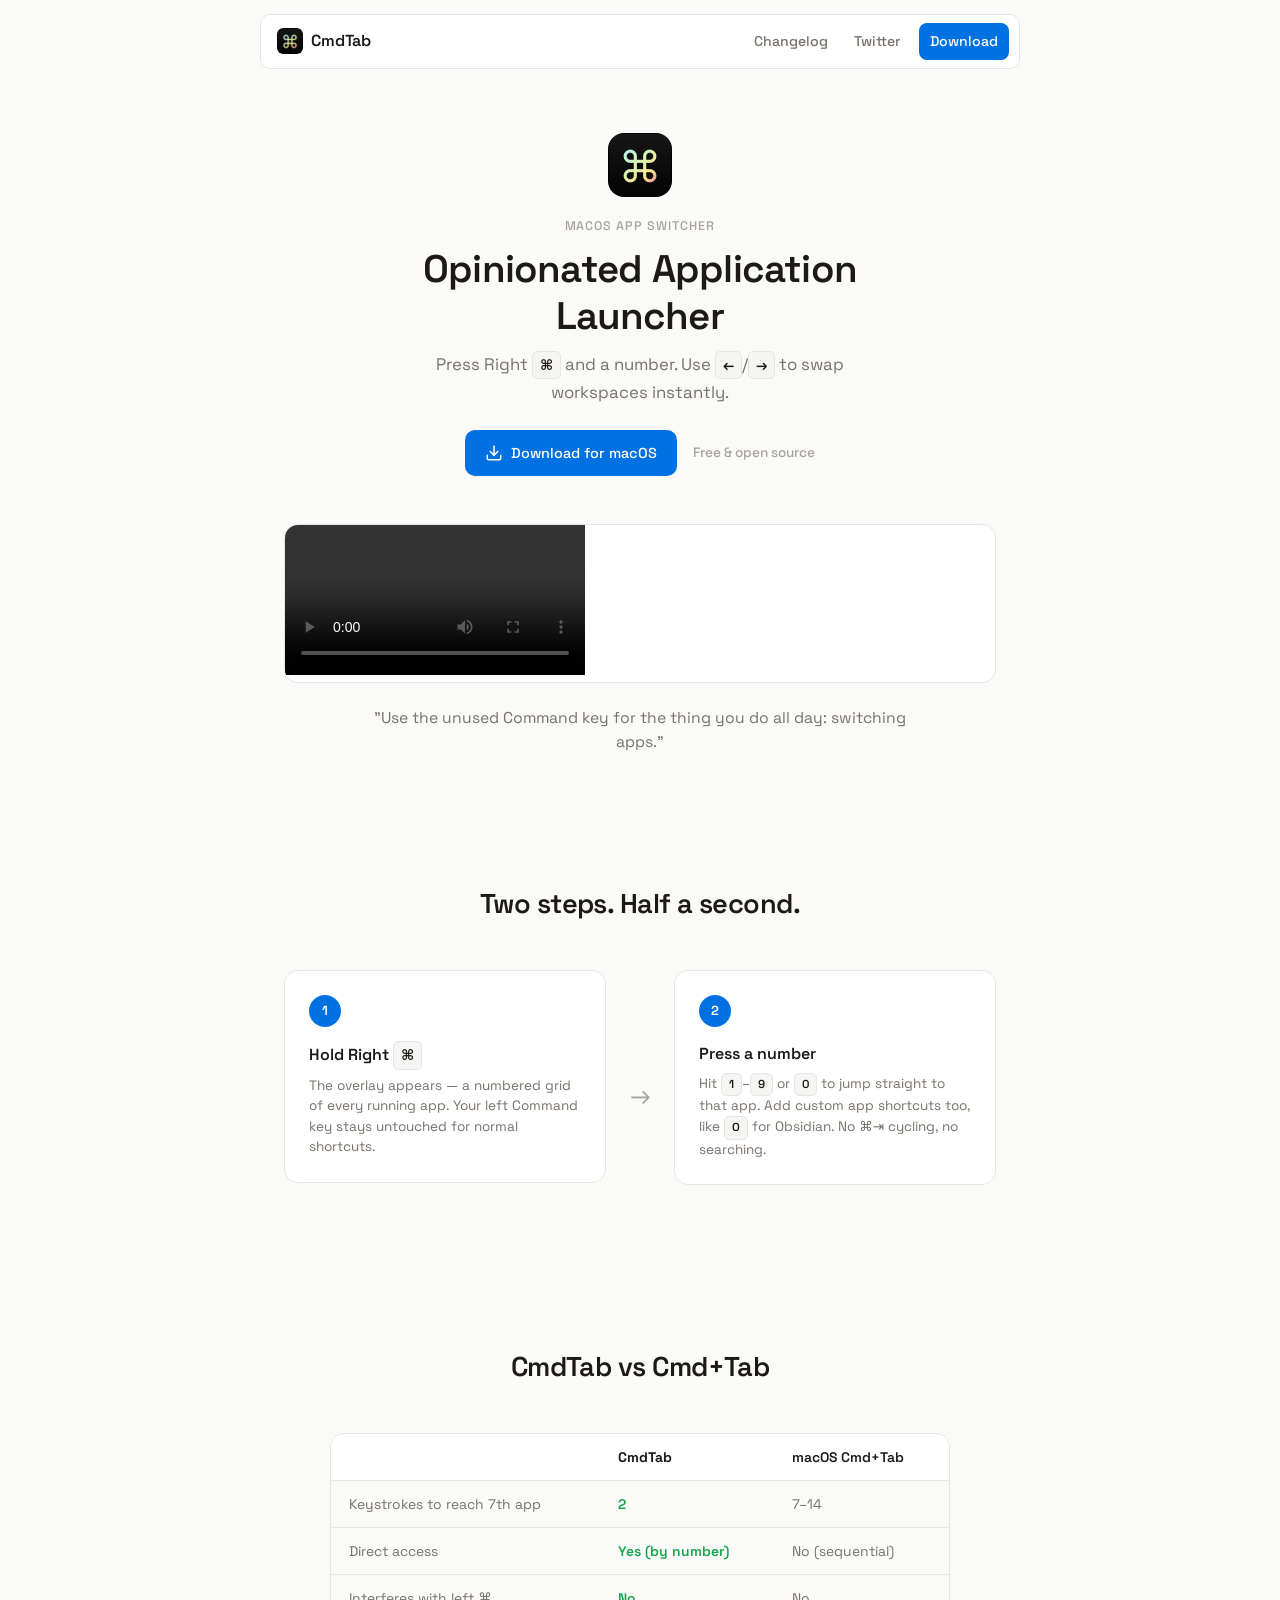
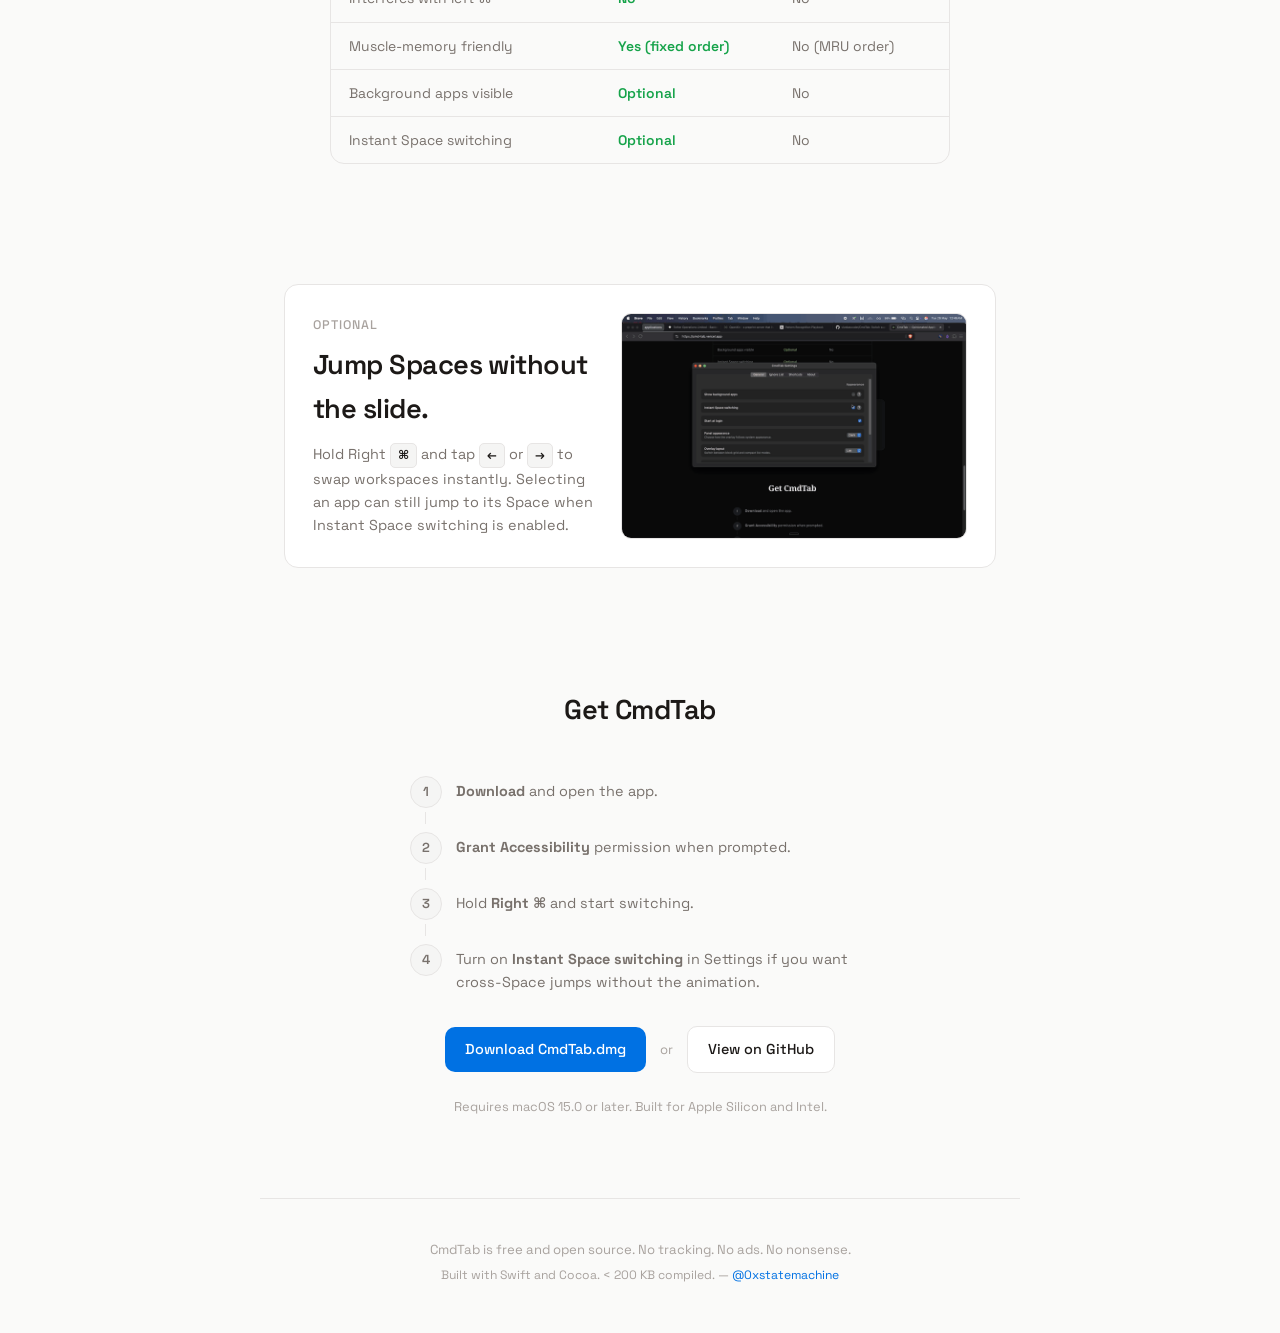
<file: LP/index.html>
<!DOCTYPE html>
<html lang="en" class="scroll-smooth">
<head>
  <meta charset="UTF-8" />
  <meta name="viewport" content="width=device-width, initial-scale=1.0" />
  <title>CmdTab — Opinionated Application Launcher for macOS</title>
  <meta name="description" content="Press Right ⌘ and a number to jump straight to any app. No ⌘⇥ cycling, no searching. Built for focus." />
  <link rel="icon" type="image/png" href="app-icon.png" />
  <link rel="apple-touch-icon" href="app-icon.png" />
  <link rel="preconnect" href="https://fonts.googleapis.com" />
  <link rel="preconnect" href="https://fonts.gstatic.com" crossorigin />
  <link href="https://fonts.googleapis.com/css2?family=Space+Grotesk:wght@300;400;500;600;700&display=swap" rel="stylesheet" />
  <link rel="stylesheet" href="https://cdn.plyr.io/3.7.8/plyr.css" />
  <link rel="stylesheet" href="styles.css" />
</head>
<body>

<nav class="site-nav" aria-label="Primary navigation">
  <a class="nav-brand" href="#top" aria-label="CmdTab home">
    <img src="app-icon.png" alt="" />
    <span>CmdTab</span>
  </a>
  <div class="nav-links">
    <a href="changelog.html">Changelog</a>
    <a href="https://twitter.com/0xstatemachine">Twitter</a>
    <a class="nav-download" href="#download">Download</a>
  </div>
  <button class="nav-menu-button" type="button" aria-label="Open menu" aria-controls="mobile-menu" aria-expanded="false">
    <span></span>
    <span></span>
    <span></span>
  </button>
</nav>

<div class="mobile-menu" id="mobile-menu" aria-hidden="true">
  <div class="mobile-menu-panel">
    <div class="mobile-menu-top">
      <a class="nav-brand" href="#top" aria-label="CmdTab home">
        <img src="app-icon.png" alt="" />
        <span>CmdTab</span>
      </a>
      <button class="mobile-menu-close" type="button" aria-label="Close menu">×</button>
    </div>
    <div class="mobile-menu-links">
      <a href="changelog.html">Changelog</a>
      <a href="https://twitter.com/0xstatemachine">Twitter</a>
      <a href="#download">Download</a>
    </div>
  </div>
</div>

<main id="top">

<header class="hero">
  <div class="hero-inner">
    <img src="app-icon.png" alt="CmdTab app icon" class="hero-logo" />
    <p class="eyebrow">macOS App Switcher</p>
    <h1>Opinionated Application Launcher</h1>
    <p class="subtitle">
      Press Right <kbd>⌘</kbd> and a number. Use <kbd>←</kbd>/<kbd>→</kbd> to swap workspaces instantly.
    </p>
    <div class="hero-actions">
      <a href="https://github.com/vivekascoder/CmdTab/releases/download/v1.1.0/CmdTab.dmg" class="btn btn-primary">
        <svg width="18" height="18" viewBox="0 0 24 24" fill="none" stroke="currentColor" stroke-width="2" stroke-linecap="round" stroke-linejoin="round"><path d="M21 15v4a2 2 0 0 1-2 2H5a2 2 0 0 1-2-2v-4"/><polyline points="7 10 12 15 17 10"/><line x1="12" y1="15" x2="12" y2="3"/></svg>
        Download for macOS
      </a>
      <a class="version" href="https://github.com/vivekascoder/cmdtab">Free &amp; open source</a>
    </div>
  </div>
</header>

<section class="demo" id="demo" aria-label="CmdTab demo video">
  <div class="demo-player">
    <video id="player" playsinline controls>
      <source src="https://raw.githubusercontent.com/vivekascoder/CmdTab/24592059eb00919ff427c305fbe920e52c3da054/LP/assets/CmdTabFinal.mp4" type="video/mp4" />
    </video>
  </div>
  <blockquote class="demo-quote">
    "Use the unused Command key for the thing you do all day: switching apps."
  </blockquote>
</section>

<section class="how-it-works">
  <h2>Two steps. Half a second.</h2>
  <div class="steps">
    <div class="step">
      <div class="step-num">1</div>
      <h3>Hold Right <kbd>⌘</kbd></h3>
      <p>The overlay appears — a numbered grid of every running app. Your left Command key stays untouched for normal shortcuts.</p>
    </div>
    <div class="step-arrow">→</div>
    <div class="step">
      <div class="step-num">2</div>
      <h3>Press a number</h3>
      <p>Hit <kbd>1</kbd>–<kbd>9</kbd> or <kbd>0</kbd> to jump straight to that app. Add custom app shortcuts too, like <kbd>O</kbd> for Obsidian. No ⌘⇥ cycling, no searching.</p>
    </div>
  </div>
</section>

<section class="numbers-comparison" id="compare">
  <h2>CmdTab vs Cmd+Tab</h2>
  <table class="comparison-table">
    <thead>
      <tr>
        <th></th>
        <th><strong>CmdTab</strong></th>
        <th>macOS Cmd+Tab</th>
      </tr>
    </thead>
    <tbody>
      <tr>
        <td>Keystrokes to reach 7th app</td>
        <td class="win">2</td>
        <td>7–14</td>
      </tr>
      <tr>
        <td>Direct access</td>
        <td class="win">Yes (by number)</td>
        <td>No (sequential)</td>
      </tr>
      <tr>
        <td>Interferes with left ⌘</td>
        <td class="win">No</td>
        <td>No</td>
      </tr>
      <tr>
        <td>Muscle-memory friendly</td>
        <td class="win">Yes (fixed order)</td>
        <td>No (MRU order)</td>
      </tr>
      <tr>
        <td>Background apps visible</td>
        <td class="win">Optional</td>
        <td>No</td>
      </tr>
      <tr>
        <td>Instant Space switching</td>
        <td class="win">Optional</td>
        <td>No</td>
      </tr>
    </tbody>
  </table>
</section>

<section class="space-switching">
  <div class="space-switching-copy">
    <div>
      <p class="eyebrow">Optional</p>
      <h2>Jump Spaces without the slide.</h2>
      <p>
        Hold Right <kbd>⌘</kbd> and tap <kbd>←</kbd> or <kbd>→</kbd> to swap workspaces instantly. Selecting an app can still jump to its Space when Instant Space switching is enabled.
      </p>
    </div>
    <img src="assets/cmdtab-instant-switch.gif" alt="CmdTab instant Space switching demo" loading="lazy" />
  </div>
</section>

<section class="download" id="download">
  <h2>Get CmdTab</h2>
  <div class="download-box">
    <div class="download-step">
      <span class="step-badge">1</span>
      <p><strong>Download</strong> and open the app.</p>
    </div>
    <div class="download-step">
      <span class="step-badge">2</span>
      <p><strong>Grant Accessibility</strong> permission when prompted.</p>
    </div>
    <div class="download-step">
      <span class="step-badge">3</span>
      <p>Hold <strong>Right ⌘</strong> and start switching.</p>
    </div>
    <div class="download-step">
      <span class="step-badge">4</span>
      <p>Turn on <strong>Instant Space switching</strong> in Settings if you want cross-Space jumps without the animation.</p>
    </div>
  </div>
  <div class="download-actions">
    <a href="https://github.com/vivekascoder/CmdTab/releases/download/v1.1.0/CmdTab.dmg" class="btn btn-primary">Download CmdTab.dmg</a>
    <span class="or">or</span>
    <a href="https://github.com/vivekascoder/CmdTab" class="btn btn-secondary">View on GitHub</a>
  </div>
  <p class="requirements">Requires macOS 15.0 or later. Built for Apple Silicon and Intel.</p>
</section>

<footer>
  <p>CmdTab is free and open source. No tracking. No ads. No nonsense.</p>
  <p class="footer-meta">Built with Swift and Cocoa. &lt; 200 KB compiled. &mdash; <a href="https://twitter.com/0xstatemachine">@0xstatemachine</a></p>
</footer>

</main>

<script src="https://cdn.plyr.io/3.7.8/plyr.polyfilled.js"></script>
<script src="script.js"></script>
</body>
</html>
</file>
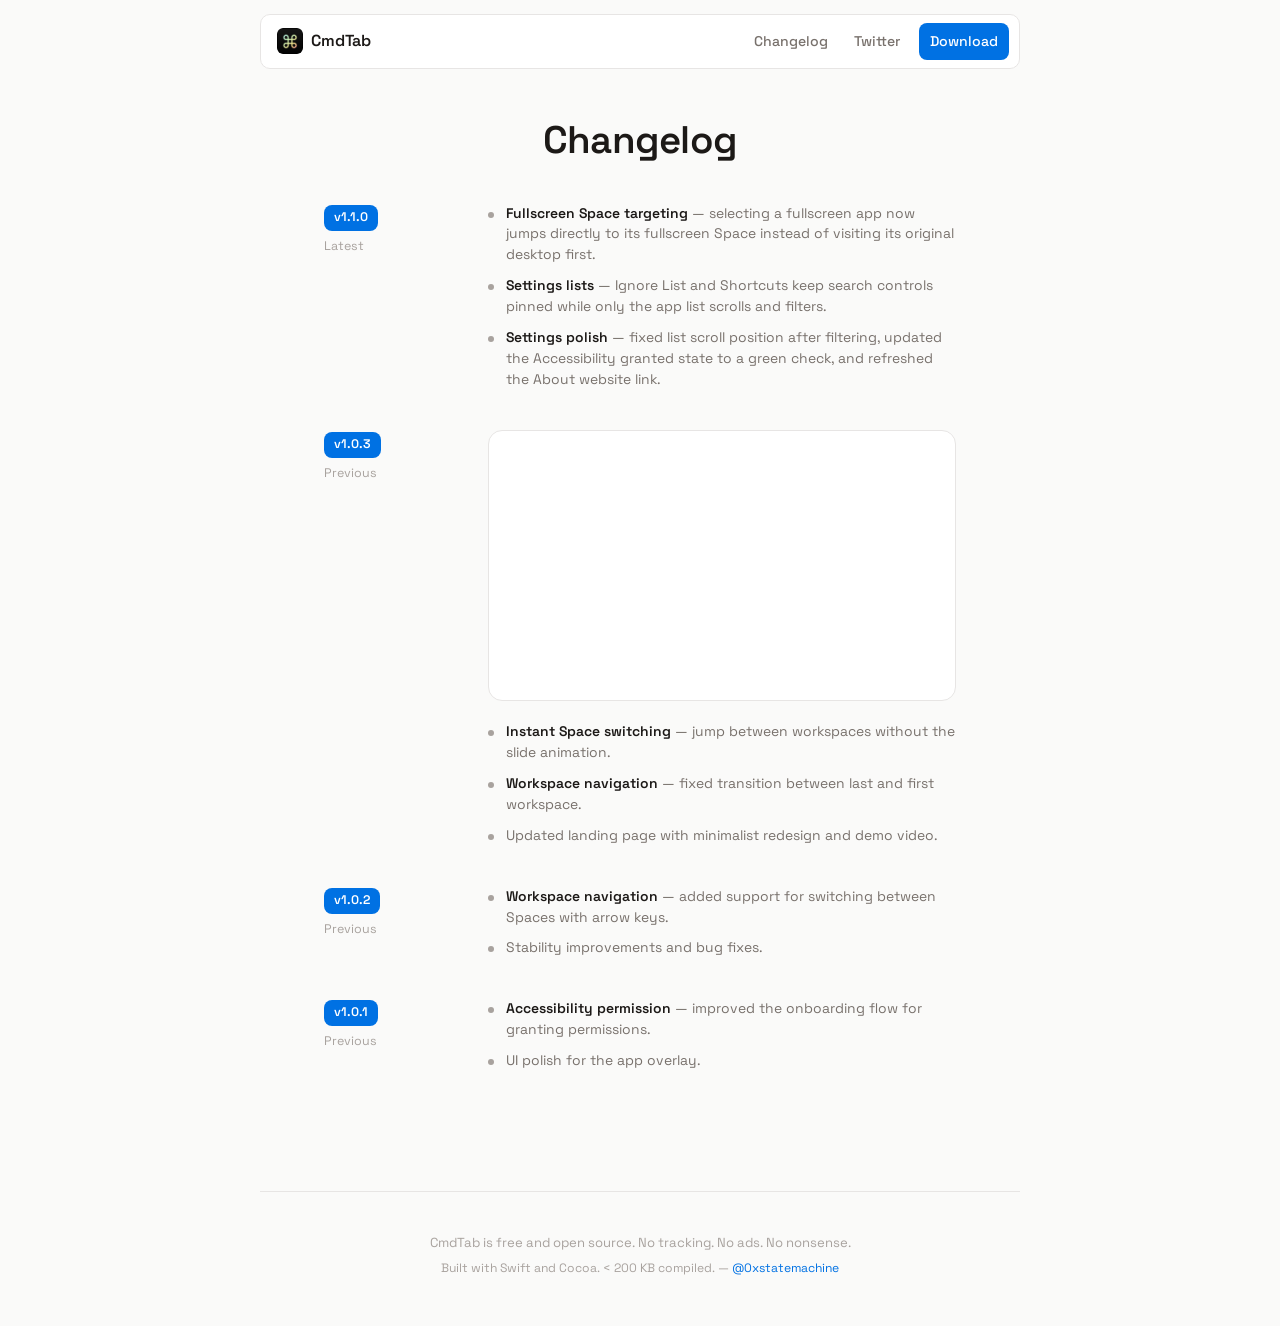
<file: LP/changelog.html>
<!DOCTYPE html>
<html lang="en" class="scroll-smooth">
<head>
  <meta charset="UTF-8" />
  <meta name="viewport" content="width=device-width, initial-scale=1.0" />
  <title>CmdTab — Changelog</title>
  <meta name="description" content="What's new in CmdTab." />
  <link rel="icon" type="image/png" href="app-icon.png" />
  <link rel="apple-touch-icon" href="app-icon.png" />
  <link rel="preconnect" href="https://fonts.googleapis.com" />
  <link rel="preconnect" href="https://fonts.gstatic.com" crossorigin />
  <link href="https://fonts.googleapis.com/css2?family=Space+Grotesk:wght@300;400;500;600;700&display=swap" rel="stylesheet" />
  <link rel="stylesheet" href="https://cdn.plyr.io/3.7.8/plyr.css" />
  <link rel="stylesheet" href="styles.css" />
</head>
<body>

<nav class="site-nav" aria-label="Primary navigation">
  <a class="nav-brand" href="index.html" aria-label="CmdTab home">
    <img src="app-icon.png" alt="" />
    <span>CmdTab</span>
  </a>
  <div class="nav-links">
    <a href="changelog.html">Changelog</a>
    <a href="https://twitter.com/0xstatemachine">Twitter</a>
    <a class="nav-download" href="index.html#download">Download</a>
  </div>
  <button class="nav-menu-button" type="button" aria-label="Open menu" aria-controls="mobile-menu" aria-expanded="false">
    <span></span>
    <span></span>
    <span></span>
  </button>
</nav>

<div class="mobile-menu" id="mobile-menu" aria-hidden="true">
  <div class="mobile-menu-panel">
    <div class="mobile-menu-top">
      <a class="nav-brand" href="index.html" aria-label="CmdTab home">
        <img src="app-icon.png" alt="" />
        <span>CmdTab</span>
      </a>
      <button class="mobile-menu-close" type="button" aria-label="Close menu">×</button>
    </div>
    <div class="mobile-menu-links">
      <a href="changelog.html">Changelog</a>
      <a href="https://twitter.com/0xstatemachine">Twitter</a>
      <a href="index.html#download">Download</a>
    </div>
  </div>
</div>

<main id="top">

<section class="changelog">
  <h1>Changelog</h1>

  <div class="changelog-entry">
    <div class="changelog-version">
      <span class="version-badge">v1.1.0</span>
      <span class="changelog-date">Latest</span>
    </div>
    <div class="changelog-body">
      <ul class="changelog-list">
        <li><strong>Fullscreen Space targeting</strong> — selecting a fullscreen app now jumps directly to its fullscreen Space instead of visiting its original desktop first.</li>
        <li><strong>Settings lists</strong> — Ignore List and Shortcuts keep search controls pinned while only the app list scrolls and filters.</li>
        <li><strong>Settings polish</strong> — fixed list scroll position after filtering, updated the Accessibility granted state to a green check, and refreshed the About website link.</li>
      </ul>
    </div>
  </div>

  <div class="changelog-entry">
    <div class="changelog-version">
      <span class="version-badge">v1.0.3</span>
      <span class="changelog-date">Previous</span>
    </div>
    <div class="changelog-body">
      <div class="demo-player">
        <div class="plyr__video-embed" id="changelog-player">
          <iframe
            src="https://www.youtube.com/embed/hPp1V_jY4E8?rel=0&modestbranding=1"
            frameborder="0"
            allow="accelerometer; encrypted-media; gyroscope; picture-in-picture; web-share"
            allowfullscreen
          ></iframe>
        </div>
      </div>
      <ul class="changelog-list">
        <li><strong>Instant Space switching</strong> — jump between workspaces without the slide animation.</li>
        <li><strong>Workspace navigation</strong> — fixed transition between last and first workspace.</li>
        <li>Updated landing page with minimalist redesign and demo video.</li>
      </ul>
    </div>
  </div>

  <div class="changelog-entry">
    <div class="changelog-version">
      <span class="version-badge">v1.0.2</span>
      <span class="changelog-date">Previous</span>
    </div>
    <div class="changelog-body">
      <ul class="changelog-list">
        <li><strong>Workspace navigation</strong> — added support for switching between Spaces with arrow keys.</li>
        <li>Stability improvements and bug fixes.</li>
      </ul>
    </div>
  </div>

  <div class="changelog-entry">
    <div class="changelog-version">
      <span class="version-badge">v1.0.1</span>
      <span class="changelog-date">Previous</span>
    </div>
    <div class="changelog-body">
      <ul class="changelog-list">
        <li><strong>Accessibility permission</strong> — improved the onboarding flow for granting permissions.</li>
        <li>UI polish for the app overlay.</li>
      </ul>
    </div>
  </div>
</section>

<footer>
  <p>CmdTab is free and open source. No tracking. No ads. No nonsense.</p>
  <p class="footer-meta">Built with Swift and Cocoa. &lt; 200 KB compiled. &mdash; <a href="https://twitter.com/0xstatemachine">@0xstatemachine</a></p>
</footer>

</main>

<script src="https://cdn.plyr.io/3.7.8/plyr.polyfilled.js"></script>
<script src="script.js"></script>
</body>
</html>
</file>
<file: LP/styles.css>
*, *::before, *::after {
  box-sizing: border-box;
  margin: 0;
  padding: 0;
}

:root {
  --font-sans: 'Space Grotesk', system-ui, sans-serif;
  --bg: #fafaf9;
  --surface: #ffffff;
  --surface-hover: #f5f5f4;
  --surface-elevated: #f5f5f4;
  --border: #e7e5e4;
  --text-primary: #1c1917;
  --text-secondary: #78716c;
  --text-tertiary: #a8a29e;
  --accent: #0071e3;
  --accent-hover: #005bb5;
  --green: #16a34a;
  --radius-sm: 8px;
  --radius: 10px;
  --radius-lg: 14px;
  --transition: 0.15s ease;
}

@media (prefers-color-scheme: dark) {
  :root {
    --bg: #0c0a09;
    --surface: #1c1917;
    --surface-hover: #292524;
    --surface-elevated: #292524;
    --border: #292524;
    --text-primary: #fafaf9;
    --text-secondary: #a8a29e;
    --text-tertiary: #78716c;
    --accent: #3b82f6;
    --accent-hover: #60a5fa;
    --green: #4ade80;
  }
}

html {
  scroll-behavior: smooth;
  font-size: 16px;
  scroll-padding-top: 96px;
  -webkit-font-smoothing: antialiased;
  -moz-osx-font-smoothing: grayscale;
}

body {
  font-family: var(--font-sans);
  background: var(--bg);
  color: var(--text-primary);
  line-height: 1.6;
}

kbd {
  display: inline-block;
  padding: 2px 7px;
  font-family: var(--font-sans);
  font-size: 0.85em;
  font-weight: 600;
  color: var(--text-primary);
  background: var(--surface-elevated);
  border: 1px solid var(--border);
  border-radius: 5px;
}

section {
  padding: 64px 18px;
  max-width: 760px;
  margin: 0 auto;
}

h1 {
  font-size: 1.75rem;
  font-weight: 600;
  line-height: 1.2;
  letter-spacing: -0.02em;
  margin-bottom: 12px;
  color: var(--text-primary);
}

h2 {
  font-size: 1.35rem;
  font-weight: 600;
  letter-spacing: -0.02em;
  text-align: center;
  margin-bottom: 32px;
  color: var(--text-primary);
}

h3 {
  font-size: 1rem;
  font-weight: 600;
  margin-bottom: 6px;
}

p {
  color: var(--text-secondary);
  font-size: 0.9rem;
}

a {
  color: var(--accent);
  text-decoration: none;
}

button {
  font: inherit;
}

.btn {
  display: inline-flex;
  align-items: center;
  justify-content: center;
  gap: 8px;
  font-family: var(--font-sans);
  padding: 0.7rem 1.25rem;
  border-radius: var(--radius);
  font-size: 0.9rem;
  font-weight: 500;
  transition: transform 0.1s ease, opacity 0.15s ease, background var(--transition);
  cursor: pointer;
}

.btn:active { transform: scale(0.97); }

.btn-primary {
  background: var(--accent);
  color: #fff;
  border: none;
}

.btn-primary:hover {
  opacity: 0.88;
}

.btn-secondary {
  background: var(--surface);
  color: var(--text-primary);
  border: 1px solid var(--border);
}

.btn-secondary:hover {
  background: var(--surface-hover);
}

/* Navigation */

.site-nav {
  position: sticky;
  top: 14px;
  z-index: 20;
  display: flex;
  align-items: center;
  justify-content: space-between;
  width: min(100% - 36px, 760px);
  min-height: 54px;
  margin: 14px auto 0;
  padding: 8px 10px 8px 16px;
  background: color-mix(in srgb, var(--surface) 88%, transparent);
  border: 1px solid var(--border);
  border-radius: var(--radius);
  backdrop-filter: blur(16px);
}

.nav-brand {
  display: inline-flex;
  align-items: center;
  gap: 8px;
  color: var(--text-primary);
  font-size: 1rem;
  font-weight: 600;
  letter-spacing: -0.01em;
}

.nav-brand img {
  width: 26px;
  height: 26px;
  display: block;
  border-radius: 6px;
}

.nav-links {
  display: flex;
  align-items: center;
  gap: 4px;
}

.nav-links a,
.mobile-menu-links a {
  color: var(--text-secondary);
  font-size: 0.88rem;
  font-weight: 500;
  transition: color var(--transition);
}

.nav-links a {
  padding: 7px 11px;
  border-radius: var(--radius-sm);
}

.nav-links a:hover,
.mobile-menu-links a:hover {
  color: var(--text-primary);
}

.nav-links .nav-download {
  margin-left: 4px;
  color: #fff;
  background: var(--accent);
}

.nav-links .nav-download:hover {
  opacity: 0.88;
}

.nav-menu-button,
.mobile-menu-close {
  display: none;
  appearance: none;
  border: 0;
  color: var(--text-primary);
  background: transparent;
  cursor: pointer;
}

.nav-menu-button {
  width: 40px;
  height: 40px;
  align-items: center;
  justify-content: center;
  flex-direction: column;
  gap: 5px;
  border: 1px solid var(--border);
  border-radius: var(--radius-sm);
}

.nav-menu-button span {
  width: 18px;
  height: 2px;
  background: currentColor;
  border-radius: 2px;
}

.mobile-menu {
  position: fixed;
  inset: 0;
  z-index: 40;
  display: none;
  background: rgba(0, 0, 0, 0.4);
}

.mobile-menu.is-open {
  display: block;
}

.mobile-menu-panel {
  position: absolute;
  top: 12px;
  right: 12px;
  left: 12px;
  padding: 14px;
  background: var(--surface);
  border: 1px solid var(--border);
  border-radius: var(--radius);
}

.mobile-menu-top {
  display: flex;
  align-items: center;
  justify-content: space-between;
  gap: 16px;
  padding-bottom: 12px;
  border-bottom: 1px solid var(--border);
}

.mobile-menu-close {
  width: 36px;
  height: 36px;
  align-items: center;
  justify-content: center;
  font-size: 1.4rem;
  line-height: 1;
  border: 1px solid var(--border);
  border-radius: var(--radius-sm);
}

.mobile-menu-links {
  display: grid;
  gap: 4px;
  padding-top: 12px;
}

.mobile-menu-links a {
  display: flex;
  align-items: center;
  min-height: 44px;
  padding: 10px 4px;
}

/* Hero */

.hero {
  padding: 56px 18px 24px;
  text-align: center;
}

.hero-inner {
  max-width: 580px;
  margin: 0 auto;
}

.hero-logo {
  width: 64px;
  height: 64px;
  border-radius: 16px;
  margin: 0 auto 1.25rem;
  display: block;
}

.eyebrow {
  font-size: 0.78rem;
  font-weight: 500;
  text-transform: uppercase;
  letter-spacing: 0.08em;
  color: var(--text-tertiary);
  margin-bottom: 10px;
}

.subtitle {
  font-size: 0.92rem;
  line-height: 1.6;
  margin: 0 auto 24px;
  max-width: 480px;
  color: var(--text-secondary);
}

.hero-actions {
  display: flex;
  align-items: center;
  justify-content: center;
  gap: 16px;
  flex-wrap: wrap;
}

.version {
  font-family: var(--font-sans);
  font-size: 0.85rem;
  color: var(--text-tertiary);
  font-weight: 500;
}

.version:hover {
  color: var(--text-primary);
}

/* Demo */

.demo {
  max-width: 760px;
  padding-top: 18px;
  padding-bottom: 56px;
}

.demo-player {
  display: block;
  width: 100%;
  overflow: hidden;
  background: var(--surface);
  border: 1px solid var(--border);
  border-radius: var(--radius-lg);
}

.demo-player .plyr,
.demo-player .plyr__video-embed {
  border-radius: var(--radius-lg);
  overflow: hidden;
}

.demo-player iframe {
  width: 100%;
  aspect-ratio: 16 / 9;
  border: 0;
}

.demo-quote {
  max-width: 560px;
  margin: 24px auto 0;
  color: var(--text-secondary);
  font-size: 0.98rem;
  line-height: 1.5;
  text-align: center;
}

/* How it works */

.how-it-works {
  padding-top: 48px;
}

.steps {
  display: flex;
  align-items: flex-start;
  justify-content: center;
  gap: 24px;
}

.step {
  background: var(--surface);
  border: 1px solid var(--border);
  border-radius: var(--radius-lg);
  padding: 24px;
  max-width: 340px;
  flex: 1;
}

.step-num {
  width: 32px;
  height: 32px;
  display: flex;
  align-items: center;
  justify-content: center;
  background: var(--accent);
  color: #fff;
  border-radius: 50%;
  font-size: 0.82rem;
  font-weight: 600;
  margin-bottom: 14px;
}

.step h3 {
  margin-bottom: 6px;
}

.step h3 kbd {
  font-size: 0.9em;
}

.step p {
  font-size: 0.85rem;
  line-height: 1.5;
}

.step-arrow {
  font-size: 1.6rem;
  color: var(--text-tertiary);
  align-self: center;
  flex-shrink: 0;
  padding-top: 36px;
}

/* Comparison table */

.numbers-comparison {
  background: var(--bg);
}

.comparison-table {
  width: 100%;
  max-width: 620px;
  margin: 0 auto;
  border-collapse: separate;
  border-spacing: 0;
  border: 1px solid var(--border);
  border-radius: var(--radius-lg);
  overflow: hidden;
}

.comparison-table th,
.comparison-table td {
  padding: 12px 18px;
  text-align: left;
  font-size: 0.87rem;
}

.comparison-table thead th {
  background: var(--surface);
  font-weight: 600;
  color: var(--text-primary);
  border-bottom: 1px solid var(--border);
}

.comparison-table thead th:first-child {
  color: var(--text-tertiary);
}

.comparison-table td {
  border-bottom: 1px solid var(--border);
  color: var(--text-secondary);
}

.comparison-table tbody tr:last-child td {
  border-bottom: none;
}

.comparison-table .win {
  color: var(--green);
  font-weight: 600;
}

/* Space switching */

.space-switching {
  max-width: 760px;
  padding-top: 40px;
  padding-bottom: 40px;
}

.space-switching-copy {
  display: grid;
  grid-template-columns: minmax(0, 0.9fr) minmax(240px, 1.1fr);
  gap: 24px;
  align-items: center;
  border: 1px solid var(--border);
  border-radius: var(--radius-lg);
  background: var(--surface);
  padding: 28px;
}

.space-switching h2 {
  text-align: left;
  margin-bottom: 12px;
}

.space-switching .eyebrow {
  margin-bottom: 8px;
}

.space-switching p:last-child {
  max-width: 560px;
}

.space-switching img {
  display: block;
  width: 100%;
  height: auto;
  border: 1px solid var(--border);
  border-radius: var(--radius);
  background: var(--bg);
}

/* Download */

.download {
  text-align: center;
}

.download-box {
  display: grid;
  gap: 0;
  max-width: 460px;
  margin: 0 auto 32px;
  text-align: left;
}

.download-step {
  position: relative;
  display: grid;
  grid-template-columns: 32px 1fr;
  gap: 14px;
  align-items: start;
  padding: 0 0 24px;
}

.download-step:not(:last-child)::after {
  content: "";
  position: absolute;
  top: 36px;
  bottom: 8px;
  left: 15px;
  width: 1px;
  background: var(--border);
}

.download-step:last-child {
  padding-bottom: 0;
}

.download-step p {
  padding-top: 4px;
}

.step-badge {
  width: 32px;
  height: 32px;
  display: flex;
  align-items: center;
  justify-content: center;
  background: var(--surface-elevated);
  border: 1px solid var(--border);
  border-radius: 50%;
  font-size: 0.82rem;
  font-weight: 600;
  color: var(--text-secondary);
}

.download-actions {
  display: flex;
  align-items: center;
  justify-content: center;
  gap: 14px;
  flex-wrap: wrap;
}

.or {
  color: var(--text-tertiary);
  font-size: 0.82rem;
}

.requirements {
  margin-top: 24px;
  font-size: 0.8rem;
  color: var(--text-tertiary);
}

/* Footer */

footer {
  text-align: center;
  padding: 40px 24px 48px;
  border-top: 1px solid var(--border);
  max-width: 760px;
  margin: 0 auto;
}

footer p {
  font-size: 0.82rem;
  color: var(--text-tertiary);
}

.footer-meta {
  margin-top: 6px;
  font-size: 0.76rem;
}

/* Changelog */

.changelog {
  max-width: 680px;
  padding-top: 48px;
  text-align: left;
}

.changelog h1 {
  text-align: center;
  margin-bottom: 40px;
}

.changelog-entry {
  display: grid;
  grid-template-columns: 140px 1fr;
  gap: 24px;
  margin-bottom: 40px;
}

.changelog-version {
  display: flex;
  flex-direction: column;
  gap: 6px;
  padding-top: 2px;
}

.version-badge {
  display: inline-block;
  width: fit-content;
  padding: 3px 10px;
  background: var(--accent);
  color: #fff;
  border-radius: var(--radius-sm);
  font-size: 0.78rem;
  font-weight: 600;
}

.changelog-date {
  font-size: 0.78rem;
  color: var(--text-tertiary);
}

.changelog-body {
  min-width: 0;
}

.changelog .demo-player {
  margin-bottom: 20px;
}

.changelog-list {
  list-style: none;
  display: flex;
  flex-direction: column;
  gap: 10px;
}

.changelog-list li {
  font-size: 0.87rem;
  color: var(--text-secondary);
  line-height: 1.5;
  padding-left: 18px;
  position: relative;
}

.changelog-list li::before {
  content: "";
  position: absolute;
  left: 0;
  top: 9px;
  width: 6px;
  height: 6px;
  border-radius: 50%;
  background: var(--text-tertiary);
}

.changelog-list li strong {
  color: var(--text-primary);
  font-weight: 600;
}

/* Plyr overrides */

.plyr {
  --plyr-color-main: var(--accent);
  --plyr-video-background: var(--surface);
  border-radius: var(--radius-lg);
}

/* Responsive */

@media (max-width: 860px) {
  .site-nav {
    top: 10px;
    width: min(100% - 24px, 760px);
    min-height: 52px;
    margin-top: 10px;
  }

  .nav-links {
    display: none;
  }

  .nav-menu-button,
  .mobile-menu-close {
    display: inline-flex;
  }

  body.menu-open {
    overflow: hidden;
  }

  .steps {
    flex-direction: column;
    align-items: center;
  }

  .step {
    max-width: none;
    width: 100%;
  }

  .step-arrow {
    transform: rotate(90deg);
    padding-top: 0;
  }

  .space-switching-copy {
    grid-template-columns: 1fr;
  }

  .changelog-entry {
    grid-template-columns: 1fr;
    gap: 12px;
  }
}

@media (min-width: 700px) {
  section {
    padding: 80px 24px;
  }

  .hero {
    padding-top: 64px;
  }

  h1 {
    font-size: 2.4rem;
  }

  h2 {
    font-size: 1.7rem;
    margin-bottom: 44px;
  }

  .subtitle {
    font-size: 1.05rem;
  }

  .demo {
    padding-top: 24px;
    padding-bottom: 80px;
  }
}

@media (max-width: 500px) {
  h1 {
    font-size: 1.85rem;
  }

  h2 {
    font-size: 1.4rem;
  }

  .download-box {
    margin-bottom: 28px;
  }

  .comparison-table th,
  .comparison-table td {
    padding: 10px 14px;
    font-size: 0.78rem;
  }
}
</file>
